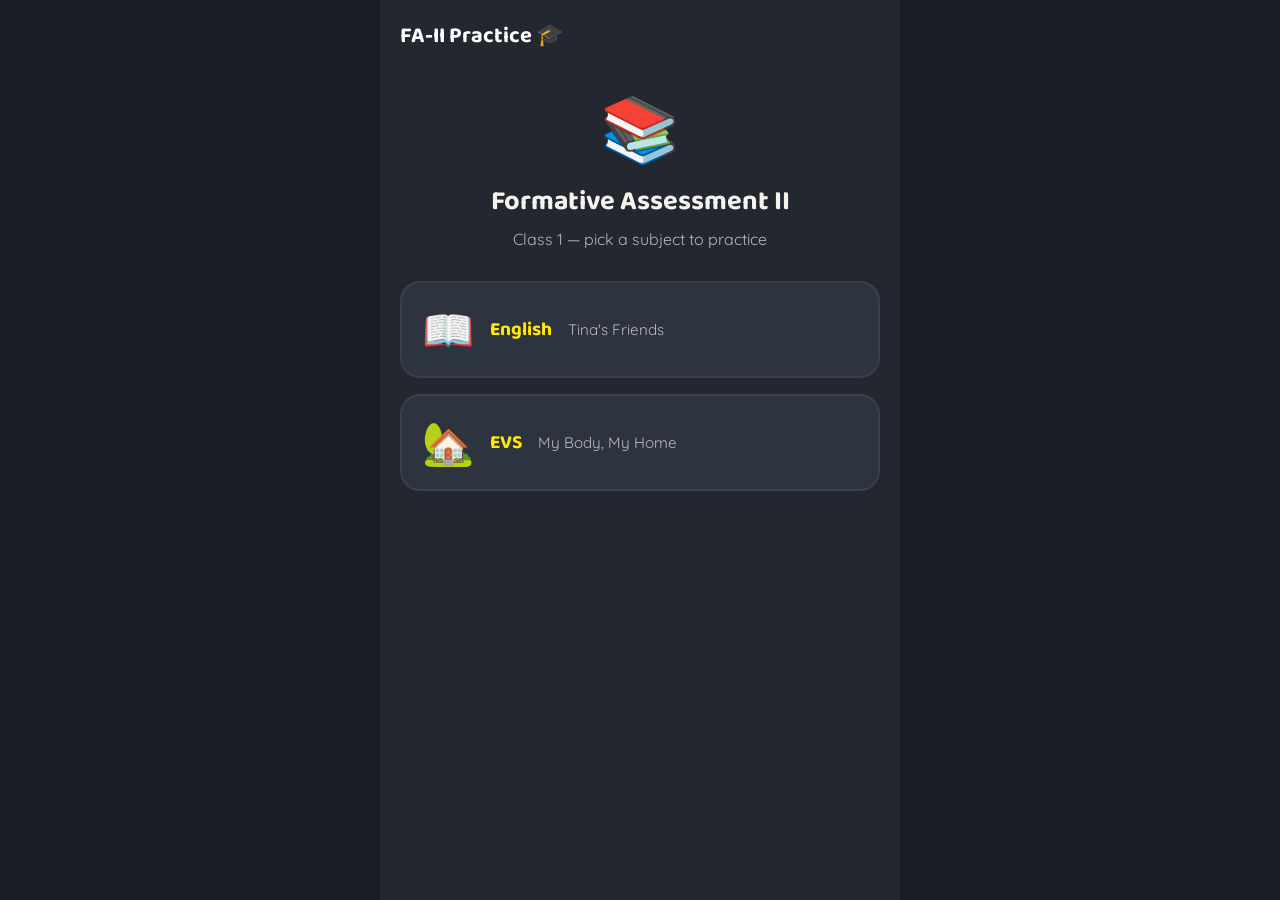
<file: index.html>
<!DOCTYPE html>
<html lang="en">
<head>
<meta charset="UTF-8">
<meta name="viewport" content="width=device-width, initial-scale=1.0, user-scalable=no">
<meta name="apple-mobile-web-app-capable" content="yes">
<meta name="theme-color" content="#23272F">
<title>FA-II Practice</title>
<link rel="preconnect" href="https://fonts.googleapis.com">
<link href="https://fonts.googleapis.com/css2?family=Baloo+2:wght@600;700;800&family=Quicksand:wght@500;600;700&display=swap" rel="stylesheet">
<link rel="stylesheet" href="style.css">
</head>
<body>
<div id="app">
  <header>
    <div class="header-title">FA-II Practice 🎓</div>
  </header>

  <div class="screen active" id="home-screen">
    <div class="start-emoji">📚</div>
    <h1>Formative Assessment II</h1>
    <p class="start-sub">Class 1 — pick a subject to practice</p>

    <div class="menu">
      <a class="menu-card" href="english/index.html">
        <div class="menu-emoji">📖</div>
        <div class="menu-title">English</div>
        <div class="menu-sub">Tina's Friends</div>
      </a>
      <a class="menu-card" href="evs/index.html">
        <div class="menu-emoji">🏡</div>
        <div class="menu-title">EVS</div>
        <div class="menu-sub">My Body, My Home</div>
      </a>
    </div>
  </div>
</div>
</body>
</html>
</file>
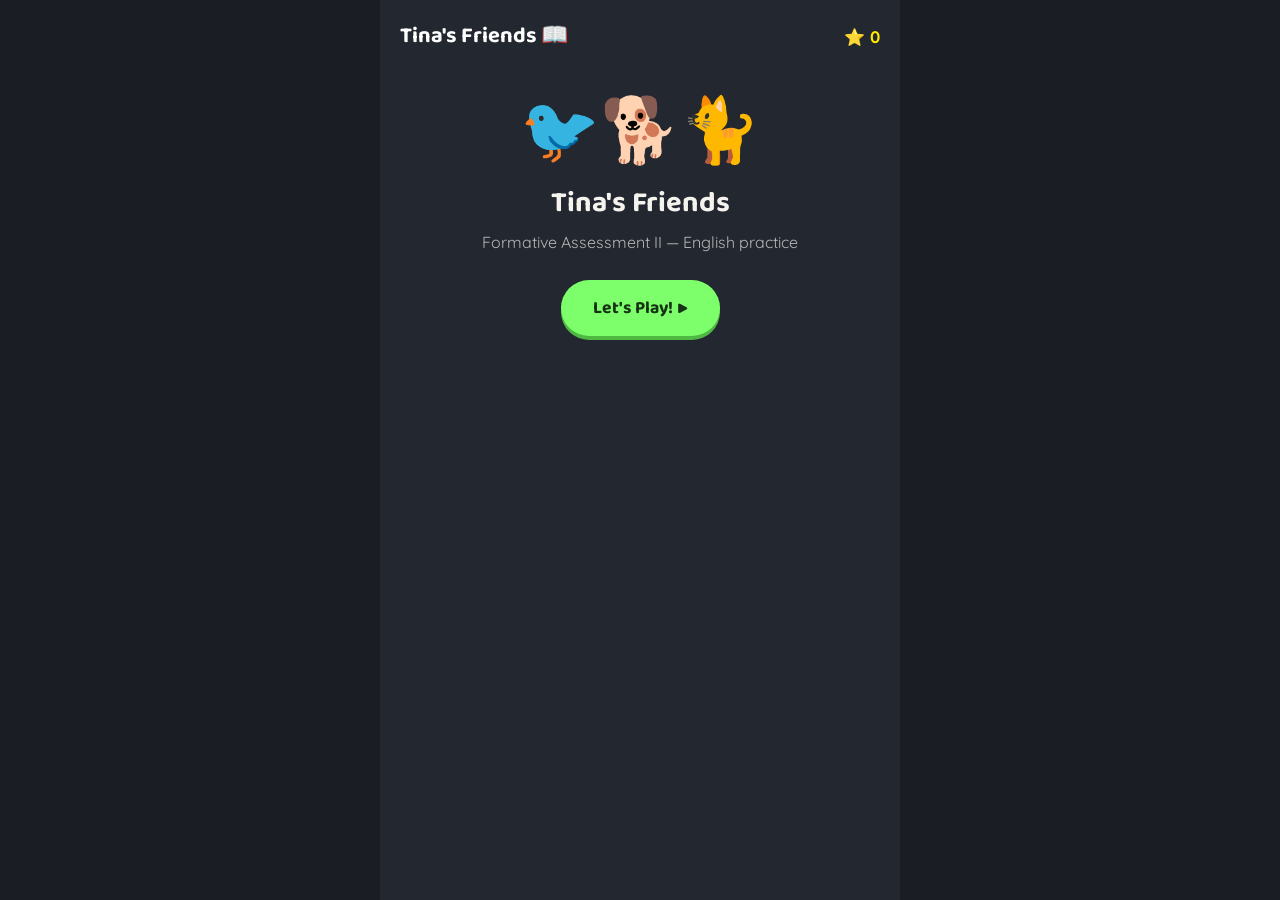
<file: english/index.html>
<!DOCTYPE html>
<html lang="en">
<head>
<meta charset="UTF-8">
<meta name="viewport" content="width=device-width, initial-scale=1.0, user-scalable=no">
<meta name="apple-mobile-web-app-capable" content="yes">
<meta name="theme-color" content="#23272F">
<title>Tina's Friends — English Quiz</title>
<link rel="preconnect" href="https://fonts.googleapis.com">
<link href="https://fonts.googleapis.com/css2?family=Baloo+2:wght@600;700;800&family=Quicksand:wght@500;600;700&display=swap" rel="stylesheet">
<link rel="stylesheet" href="style.css">
</head>
<body>
<div id="app">
  <header>
    <div class="header-title">Tina's Friends 📖</div>
    <div class="header-right">
      <div class="score">⭐ <span id="stars">0</span></div>
    </div>
  </header>

  <!-- Start screen -->
  <div id="start-screen" class="screen active">
    <div class="start-emoji">🐦🐕🐈</div>
    <h1>Tina's Friends</h1>
    <p class="start-sub">Formative Assessment II — English practice</p>
    <button class="start-btn" onclick="startQuiz()">Let's Play! ▶</button>
  </div>

  <!-- Quiz screen -->
  <div id="quiz-screen" class="screen">
    <div id="progress">
      <span id="round-info">1 / 18</span>
      <div class="progress-track"><div id="progress-fill" class="progress-fill"></div></div>
    </div>
    <div id="section-label"></div>
    <div id="question-card">
      <div id="media-box" class="media-box hidden">
        <img id="media-img" alt="">
        <div id="media-emoji" class="media-emoji"></div>
      </div>
      <div id="prompt" class="prompt"></div>
      <div id="options"></div>
      <div id="type-answer" class="type-answer hidden">
        <input id="type-input" type="text" autocomplete="off" autocapitalize="off" placeholder="Type your answer">
        <button id="type-submit" class="submit-btn" onclick="submitTyped()">Check ✔</button>
      </div>
      <div id="hint" class="hint hidden"></div>
    </div>
    <div id="feedback" class="feedback hidden">
      <div id="feedback-emoji"></div>
      <div id="feedback-text"></div>
    </div>
  </div>

  <!-- Done screen -->
  <div id="done-screen" class="screen">
    <div class="big-emoji">🎉</div>
    <h2>Amazing Job!</h2>
    <p>You got <span id="final-score">0</span> out of <span id="final-total">18</span> stars!</p>
    <button class="start-btn" onclick="location.reload()">Play Again! 🔄</button>
  </div>
</div>
<script src="app.js"></script>
</body>
</html>
</file>
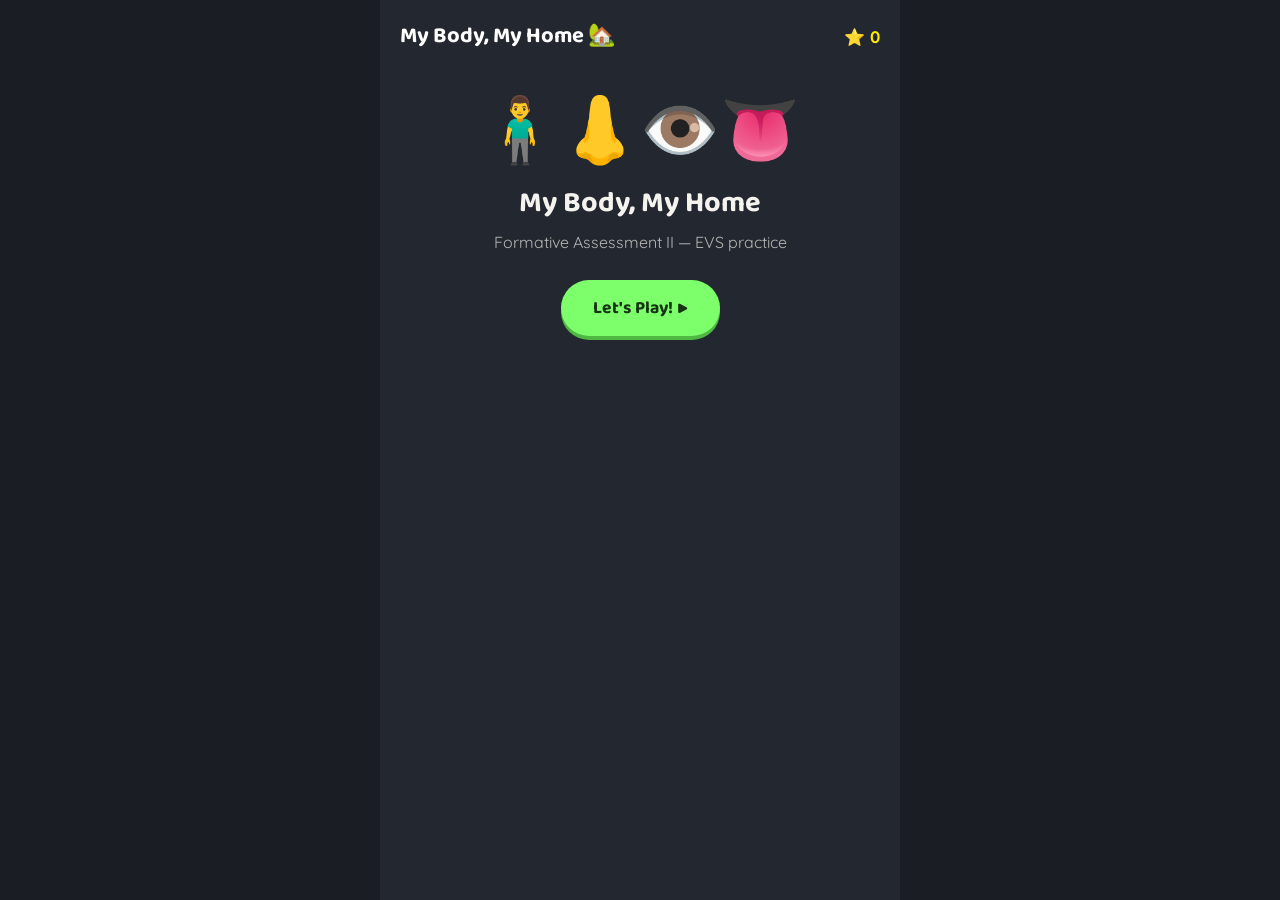
<file: evs/index.html>
<!DOCTYPE html>
<html lang="en">
<head>
<meta charset="UTF-8">
<meta name="viewport" content="width=device-width, initial-scale=1.0, user-scalable=no">
<meta name="apple-mobile-web-app-capable" content="yes">
<meta name="theme-color" content="#23272F">
<title>My Body, My Home — EVS Quiz</title>
<link rel="preconnect" href="https://fonts.googleapis.com">
<link href="https://fonts.googleapis.com/css2?family=Baloo+2:wght@600;700;800&family=Quicksand:wght@500;600;700&display=swap" rel="stylesheet">
<link rel="stylesheet" href="style.css">
</head>
<body>
<div id="app">
  <header>
    <div class="header-title">My Body, My Home 🏡</div>
    <div class="header-right">
      <div class="score">⭐ <span id="stars">0</span></div>
    </div>
  </header>

  <!-- Start screen -->
  <div id="start-screen" class="screen active">
    <div class="start-emoji">🧍‍♂️👃👁️👅</div>
    <h1>My Body, My Home</h1>
    <p class="start-sub">Formative Assessment II — EVS practice</p>
    <button class="start-btn" onclick="startQuiz()">Let's Play! ▶</button>
  </div>

  <!-- Quiz screen -->
  <div id="quiz-screen" class="screen">
    <div id="progress">
      <span id="round-info">1 / 17</span>
      <div class="progress-track"><div id="progress-fill" class="progress-fill"></div></div>
    </div>
    <div id="section-label"></div>
    <div id="question-card">
      <div id="media-box" class="media-box hidden">
        <img id="media-img" alt="">
        <div id="media-emoji" class="media-emoji"></div>
      </div>
      <div id="prompt" class="prompt"></div>
      <div id="options"></div>
      <div id="type-answer" class="type-answer hidden">
        <input id="type-input" type="text" autocomplete="off" autocapitalize="off" placeholder="Type your answer">
        <button id="type-submit" class="submit-btn" onclick="submitTyped()">Check ✔</button>
      </div>
      <div id="hint" class="hint hidden"></div>
    </div>
    <div id="feedback" class="feedback hidden">
      <div id="feedback-emoji"></div>
      <div id="feedback-text"></div>
    </div>
  </div>

  <!-- Done screen -->
  <div id="done-screen" class="screen">
    <div class="big-emoji">🎉</div>
    <h2>Amazing Job!</h2>
    <p>You got <span id="final-score">0</span> out of <span id="final-total">17</span> stars!</p>
    <button class="start-btn" onclick="location.reload()">Play Again! 🔄</button>
  </div>
</div>
<script src="app.js"></script>
</body>
</html>
</file>
<file: style.css>
/* ── FA-II Practice — landing page (matches the chalkboard/neon look of the two quizzes) ── */

:root {
  --bg:          #23272F;
  --bg-raised:   #2E3340;
  --bg-deep:     #1A1D23;
  --fg:          #F5F3EE;
  --fg-soft:     rgba(245,243,238,0.7);
  --line:        #3A3F48;
  --neon-green:  #7CFF6B;
  --neon-cyan:   #00E5FF;
  --neon-yellow: #FFEA00;

  --font-display: 'Baloo 2', cursive;
  --font-sans:    'Quicksand', -apple-system, sans-serif;
}

* { margin: 0; padding: 0; box-sizing: border-box; }

body {
  font-family: var(--font-sans);
  background: var(--bg-deep);
  min-height: 100vh;
  color: var(--fg);
}

#app {
  max-width: 520px;
  margin: 0 auto;
  min-height: 100vh;
  display: flex;
  flex-direction: column;
  background: var(--bg);
}

header { padding: 18px 20px 10px; }
.header-title {
  font-family: var(--font-display);
  font-size: 22px;
  font-weight: 700;
  color: #fff;
}

.screen { display: flex; flex-direction: column; align-items: center; flex: 1; padding: 24px 20px 40px; text-align: center; }

.start-emoji { font-size: 64px; margin-bottom: 12px; }
#home-screen h1 { font-family: var(--font-display); font-size: 1.7rem; margin-bottom: 6px; }
.start-sub { color: var(--fg-soft); margin-bottom: 32px; }

.menu {
  width: 100%;
  display: flex;
  flex-direction: column;
  gap: 16px;
}

.menu-card {
  display: flex;
  align-items: center;
  gap: 16px;
  background: var(--bg-raised);
  border: 2px solid var(--line);
  border-radius: 20px;
  padding: 20px;
  text-decoration: none;
  color: var(--fg);
  text-align: left;
  transition: border-color 0.15s, transform 0.1s;
}
.menu-card:active { transform: scale(0.98); }
.menu-card:hover { border-color: var(--neon-cyan); }

.menu-emoji { font-size: 42px; }
.menu-title {
  font-family: var(--font-display);
  font-weight: 700;
  font-size: 1.2rem;
  color: var(--neon-yellow);
}
.menu-sub { color: var(--fg-soft); font-size: 0.95rem; }
</file>
<file: english/style.css>
/* ── Tina's Friends — Chalkboard Pop (matches LetterBrain palette) ── */

:root {
  --bg:          #23272F;
  --bg-raised:   #2E3340;
  --bg-deep:     #1A1D23;
  --fg:          #F5F3EE;
  --fg-soft:     rgba(245,243,238,0.7);
  --fg-faint:    #4A4F58;
  --line:        #3A3F48;

  --neon-green:  #7CFF6B;
  --neon-cyan:   #00E5FF;
  --neon-orange: #FF8A3D;
  --neon-pink:   #FF4FA3;
  --neon-yellow: #FFEA00;
  --neon-purple: #B47CFF;
  --neon-red:    #FF6060;

  --font-display: 'Baloo 2', cursive;
  --font-sans:    'Quicksand', -apple-system, sans-serif;

  --radius:      14px;
  --radius-card: 20px;
  --radius-pill: 999px;
}

* { margin: 0; padding: 0; box-sizing: border-box; }

body {
  font-family: var(--font-sans);
  background: var(--bg-deep);
  min-height: 100vh;
  color: var(--fg);
}

#app {
  max-width: 520px;
  margin: 0 auto;
  min-height: 100vh;
  display: flex;
  flex-direction: column;
  background: var(--bg);
}

header {
  display: flex;
  align-items: center;
  justify-content: space-between;
  padding: 18px 20px 10px;
}

.header-title {
  font-family: var(--font-display);
  font-size: 22px;
  font-weight: 700;
  color: #fff;
}

.score {
  font-weight: 700;
  color: var(--neon-yellow);
  font-size: 1.05rem;
}

.screen { display: none; flex-direction: column; align-items: center; flex: 1; padding: 24px 20px 40px; text-align: center; }
.screen.active { display: flex; }

/* Start screen */
.start-emoji { font-size: 64px; margin-bottom: 12px; }
#start-screen h1 { font-family: var(--font-display); font-size: 1.8rem; margin-bottom: 6px; }
.start-sub { color: var(--fg-soft); margin-bottom: 28px; }
.start-btn {
  background: var(--neon-green);
  color: #163313;
  border: none;
  font-family: var(--font-display);
  font-weight: 700;
  font-size: 1.1rem;
  padding: 14px 32px;
  border-radius: var(--radius-pill);
  cursor: pointer;
  box-shadow: 0 4px 0 #4fb843;
}
.start-btn:active { transform: translateY(2px); box-shadow: 0 2px 0 #4fb843; }

/* Progress */
#progress { width: 100%; display: flex; align-items: center; gap: 10px; margin-bottom: 18px; }
#round-info { font-weight: 700; color: var(--fg-soft); font-size: 0.9rem; white-space: nowrap; }
.progress-track { flex: 1; height: 10px; background: var(--bg-raised); border-radius: var(--radius-pill); overflow: hidden; }
.progress-fill { height: 100%; width: 0%; background: var(--neon-cyan); transition: width 0.35s ease; }

/* Section label */
#section-label {
  font-family: var(--font-display);
  font-size: 0.85rem;
  letter-spacing: 0.5px;
  text-transform: uppercase;
  color: var(--neon-purple);
  margin-bottom: 14px;
}

/* Question card */
#question-card {
  width: 100%;
  background: var(--bg-raised);
  border-radius: var(--radius-card);
  padding: 24px 20px;
  border: 1px solid var(--line);
}

.media-box { margin-bottom: 16px; }
.media-box.hidden { display: none; }
.media-box img { max-width: 160px; max-height: 160px; border-radius: var(--radius); display: none; }
.media-box img[src]:not([src=""]) { display: inline-block; }
.media-emoji { font-size: 84px; line-height: 1; }

.prompt {
  font-family: var(--font-display);
  font-size: 1.25rem;
  font-weight: 700;
  color: #fff;
  margin-bottom: 20px;
  line-height: 1.4;
}

#options { display: flex; flex-direction: column; gap: 12px; }
.opt-row { display: flex; gap: 12px; }
.opt-btn {
  flex: 1;
  background: var(--bg);
  border: 2px solid var(--line);
  color: var(--fg);
  font-family: var(--font-sans);
  font-weight: 700;
  font-size: 1.05rem;
  padding: 16px 10px;
  border-radius: var(--radius);
  cursor: pointer;
  transition: border-color 0.15s, transform 0.1s;
}
.opt-btn:active { transform: scale(0.97); }
.opt-btn:hover { border-color: var(--neon-cyan); }

.opt-btn.tf { font-size: 2rem; padding: 18px 10px; }

.opt-btn.correct { background: var(--neon-green); border-color: var(--neon-green); color: #163313; }
.opt-btn.wrong { background: var(--neon-red); border-color: var(--neon-red); color: #3a0a0a; }
.opt-btn.disabled { pointer-events: none; opacity: 0.55; }
.opt-btn.disabled.correct, .opt-btn.disabled.wrong { opacity: 1; }

.type-answer { display: flex; gap: 10px; }
.type-answer.hidden { display: none; }
#type-input {
  flex: 1;
  background: var(--bg);
  border: 2px solid var(--line);
  color: var(--fg);
  font-family: var(--font-sans);
  font-weight: 700;
  font-size: 1.1rem;
  padding: 14px 16px;
  border-radius: var(--radius);
  text-transform: lowercase;
}
#type-input:focus { outline: none; border-color: var(--neon-cyan); }
#type-input.correct { border-color: var(--neon-green); }
#type-input.wrong { border-color: var(--neon-red); }

.submit-btn {
  background: var(--neon-cyan);
  color: #063033;
  border: none;
  font-family: var(--font-display);
  font-weight: 700;
  padding: 0 20px;
  border-radius: var(--radius);
  cursor: pointer;
}
.submit-btn:disabled { opacity: 0.4; }

.hint { margin-top: 14px; color: var(--fg-soft); font-size: 0.9rem; }
.hint.hidden { display: none; }

/* Feedback */
.feedback {
  margin-top: 18px;
  display: flex;
  align-items: center;
  gap: 10px;
  font-family: var(--font-display);
  font-weight: 700;
  font-size: 1.1rem;
}
.feedback.hidden { display: none; }
.feedback.good { color: var(--neon-green); }
.feedback.bad { color: var(--neon-orange); }
#feedback-emoji { font-size: 1.6rem; }

/* Done screen */
.big-emoji { font-size: 64px; margin-bottom: 10px; }
#done-screen h2 { font-family: var(--font-display); font-size: 1.6rem; margin-bottom: 8px; }
#done-screen p { color: var(--fg-soft); margin-bottom: 26px; font-size: 1.05rem; }
#final-score, #final-total { color: var(--neon-yellow); font-weight: 700; }

@media (max-width: 400px) {
  .prompt { font-size: 1.1rem; }
  .media-emoji { font-size: 68px; }
}
</file>
<file: evs/style.css>
/* ── Tina's Friends — Chalkboard Pop (matches LetterBrain palette) ── */

:root {
  --bg:          #23272F;
  --bg-raised:   #2E3340;
  --bg-deep:     #1A1D23;
  --fg:          #F5F3EE;
  --fg-soft:     rgba(245,243,238,0.7);
  --fg-faint:    #4A4F58;
  --line:        #3A3F48;

  --neon-green:  #7CFF6B;
  --neon-cyan:   #00E5FF;
  --neon-orange: #FF8A3D;
  --neon-pink:   #FF4FA3;
  --neon-yellow: #FFEA00;
  --neon-purple: #B47CFF;
  --neon-red:    #FF6060;

  --font-display: 'Baloo 2', cursive;
  --font-sans:    'Quicksand', -apple-system, sans-serif;

  --radius:      14px;
  --radius-card: 20px;
  --radius-pill: 999px;
}

* { margin: 0; padding: 0; box-sizing: border-box; }

body {
  font-family: var(--font-sans);
  background: var(--bg-deep);
  min-height: 100vh;
  color: var(--fg);
}

#app {
  max-width: 520px;
  margin: 0 auto;
  min-height: 100vh;
  display: flex;
  flex-direction: column;
  background: var(--bg);
}

header {
  display: flex;
  align-items: center;
  justify-content: space-between;
  padding: 18px 20px 10px;
}

.header-title {
  font-family: var(--font-display);
  font-size: 22px;
  font-weight: 700;
  color: #fff;
}

.score {
  font-weight: 700;
  color: var(--neon-yellow);
  font-size: 1.05rem;
}

.screen { display: none; flex-direction: column; align-items: center; flex: 1; padding: 24px 20px 40px; text-align: center; }
.screen.active { display: flex; }

/* Start screen */
.start-emoji { font-size: 64px; margin-bottom: 12px; }
#start-screen h1 { font-family: var(--font-display); font-size: 1.8rem; margin-bottom: 6px; }
.start-sub { color: var(--fg-soft); margin-bottom: 28px; }
.start-btn {
  background: var(--neon-green);
  color: #163313;
  border: none;
  font-family: var(--font-display);
  font-weight: 700;
  font-size: 1.1rem;
  padding: 14px 32px;
  border-radius: var(--radius-pill);
  cursor: pointer;
  box-shadow: 0 4px 0 #4fb843;
}
.start-btn:active { transform: translateY(2px); box-shadow: 0 2px 0 #4fb843; }

/* Progress */
#progress { width: 100%; display: flex; align-items: center; gap: 10px; margin-bottom: 18px; }
#round-info { font-weight: 700; color: var(--fg-soft); font-size: 0.9rem; white-space: nowrap; }
.progress-track { flex: 1; height: 10px; background: var(--bg-raised); border-radius: var(--radius-pill); overflow: hidden; }
.progress-fill { height: 100%; width: 0%; background: var(--neon-cyan); transition: width 0.35s ease; }

/* Section label */
#section-label {
  font-family: var(--font-display);
  font-size: 0.85rem;
  letter-spacing: 0.5px;
  text-transform: uppercase;
  color: var(--neon-purple);
  margin-bottom: 14px;
}

/* Question card */
#question-card {
  width: 100%;
  background: var(--bg-raised);
  border-radius: var(--radius-card);
  padding: 24px 20px;
  border: 1px solid var(--line);
}

.media-box { margin-bottom: 16px; }
.media-box.hidden { display: none; }
.media-box img { max-width: 160px; max-height: 160px; border-radius: var(--radius); display: none; }
.media-box img[src]:not([src=""]) { display: inline-block; }
.media-emoji { font-size: 84px; line-height: 1; }

.prompt {
  font-family: var(--font-display);
  font-size: 1.25rem;
  font-weight: 700;
  color: #fff;
  margin-bottom: 20px;
  line-height: 1.4;
}

#options { display: flex; flex-direction: column; gap: 12px; }
.opt-row { display: flex; flex-wrap: wrap; gap: 12px; }
.opt-btn {
  flex: 1 1 40%;
  background: var(--bg);
  border: 2px solid var(--line);
  color: var(--fg);
  font-family: var(--font-sans);
  font-weight: 700;
  font-size: 1.05rem;
  padding: 16px 10px;
  border-radius: var(--radius);
  cursor: pointer;
  transition: border-color 0.15s, transform 0.1s;
}
.opt-btn:active { transform: scale(0.97); }
.opt-btn:hover { border-color: var(--neon-cyan); }

.opt-btn.tf { font-size: 2rem; padding: 18px 10px; }

.opt-btn.correct { background: var(--neon-green); border-color: var(--neon-green); color: #163313; }
.opt-btn.wrong { background: var(--neon-red); border-color: var(--neon-red); color: #3a0a0a; }
.opt-btn.disabled { pointer-events: none; opacity: 0.55; }
.opt-btn.disabled.correct, .opt-btn.disabled.wrong { opacity: 1; }

.type-answer { display: flex; gap: 10px; }
.type-answer.hidden { display: none; }
#type-input {
  flex: 1;
  background: var(--bg);
  border: 2px solid var(--line);
  color: var(--fg);
  font-family: var(--font-sans);
  font-weight: 700;
  font-size: 1.1rem;
  padding: 14px 16px;
  border-radius: var(--radius);
  text-transform: lowercase;
}
#type-input:focus { outline: none; border-color: var(--neon-cyan); }
#type-input.correct { border-color: var(--neon-green); }
#type-input.wrong { border-color: var(--neon-red); }

.submit-btn {
  background: var(--neon-cyan);
  color: #063033;
  border: none;
  font-family: var(--font-display);
  font-weight: 700;
  padding: 0 20px;
  border-radius: var(--radius);
  cursor: pointer;
}
.submit-btn:disabled { opacity: 0.4; }

.hint { margin-top: 14px; color: var(--fg-soft); font-size: 0.9rem; }
.hint.hidden { display: none; }

/* Feedback */
.feedback {
  margin-top: 18px;
  display: flex;
  align-items: center;
  gap: 10px;
  font-family: var(--font-display);
  font-weight: 700;
  font-size: 1.1rem;
}
.feedback.hidden { display: none; }
.feedback.good { color: var(--neon-green); }
.feedback.bad { color: var(--neon-orange); }
#feedback-emoji { font-size: 1.6rem; }

/* Done screen */
.big-emoji { font-size: 64px; margin-bottom: 10px; }
#done-screen h2 { font-family: var(--font-display); font-size: 1.6rem; margin-bottom: 8px; }
#done-screen p { color: var(--fg-soft); margin-bottom: 26px; font-size: 1.05rem; }
#final-score, #final-total { color: var(--neon-yellow); font-weight: 700; }

@media (max-width: 400px) {
  .prompt { font-size: 1.1rem; }
  .media-emoji { font-size: 68px; }
}
</file>
